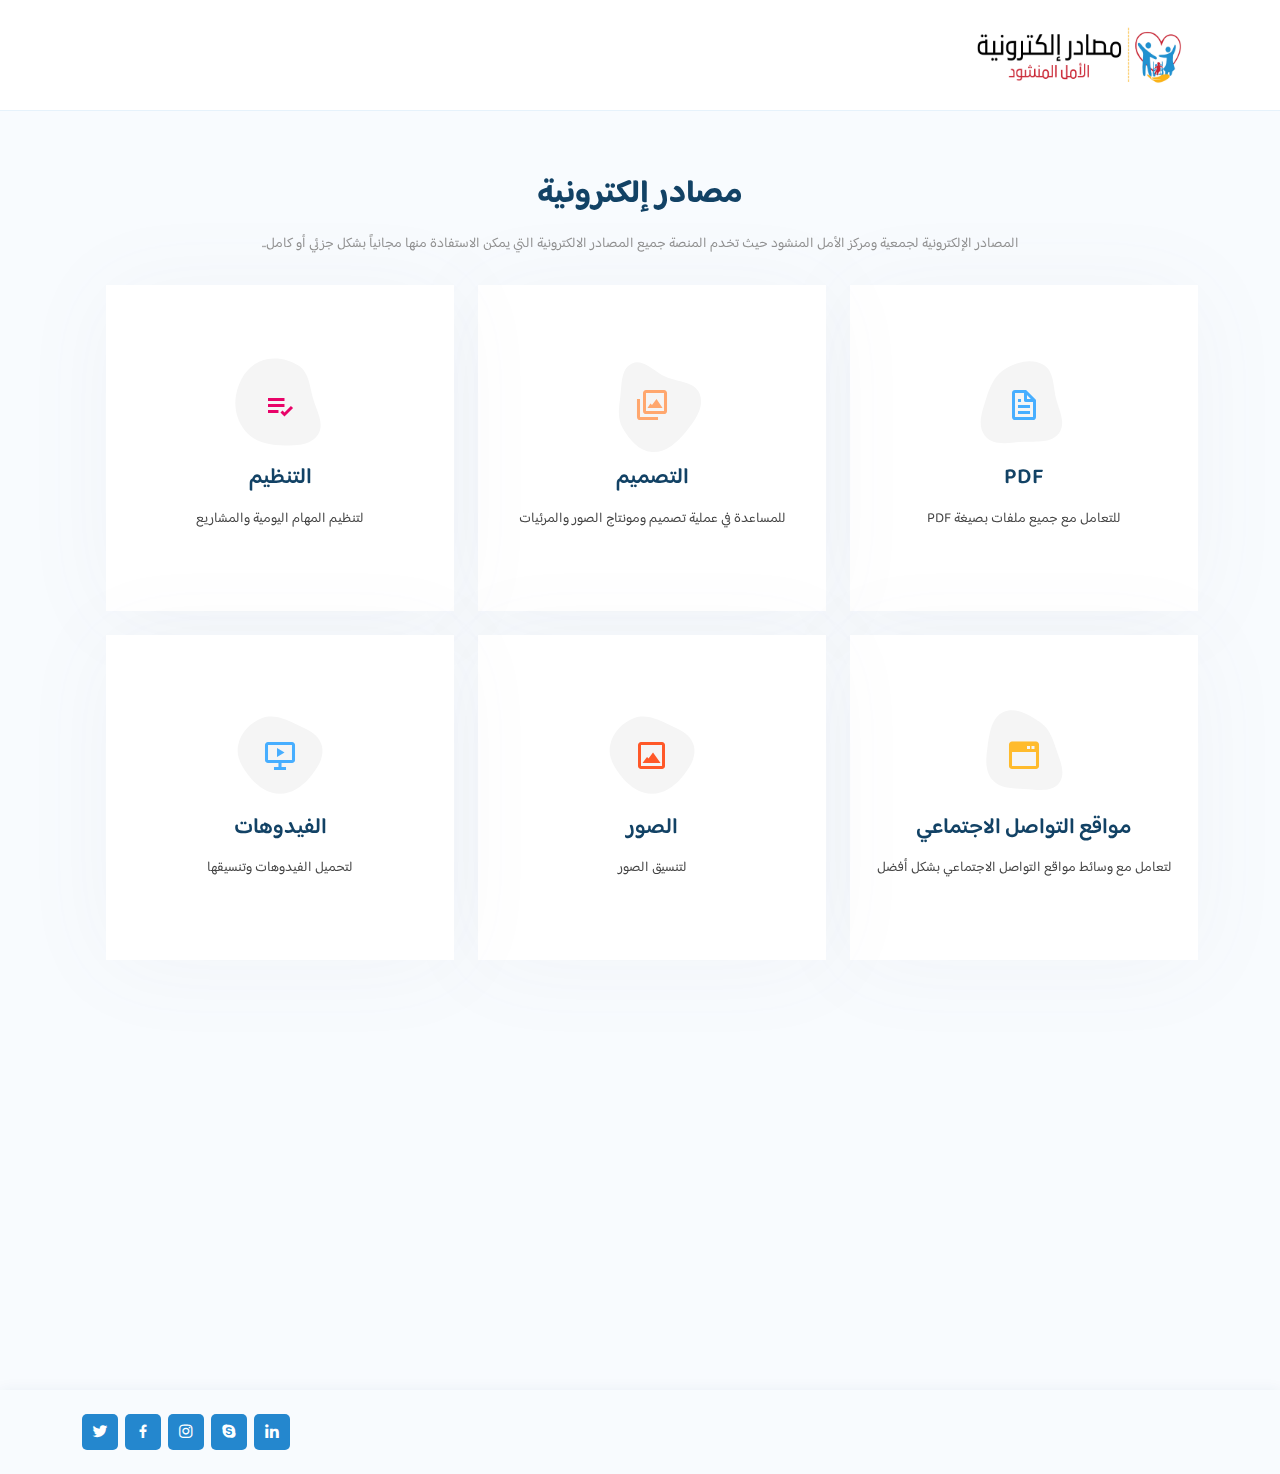
<file: index.html>
<!DOCTYPE html>
<html lang="ar" dir="rtl">
<!-- https://bootstrapmade.com/onepage-multipurpose-bootstrap-template/#download -->
<head>
  <meta charset="utf-8">
  <meta content="width=device-width, initial-scale=1.0" name="viewport">

  <title>الأمل المنشود | مصادر إلكترونية</title>
  <meta content="" name="description">
  <meta content="" name="keywords">

  <!-- Favicons -->
  <link href="assets/img/logo without background.png" rel="icon">
  <link href="assets/img/apple-touch-icon.png" rel="apple-touch-icon">

  <!-- Google Fonts -->
  <link rel="preconnect" href="https://fonts.googleapis.com">
  <link rel="preconnect" href="https://fonts.gstatic.com" crossorigin>
  <link href="https://fonts.googleapis.com/css2?family=Baloo+Bhaijaan+2&display=swap" rel="stylesheet">
  <!-- Vendor CSS Files -->
  <link href="assets/vendor/aos/aos.css" rel="stylesheet">
  <link href="assets/vendor/bootstrap/css/bootstrap.min.css" rel="stylesheet">
  <link href="assets/vendor/bootstrap-icons/bootstrap-icons.css" rel="stylesheet">
  <link href="assets/vendor/boxicons/css/boxicons.min.css" rel="stylesheet">
  <link href="assets/vendor/glightbox/css/glightbox.min.css" rel="stylesheet">
  <link href="assets/vendor/remixicon/remixicon.css" rel="stylesheet">
  <link href="assets/vendor/swiper/swiper-bundle.min.css" rel="stylesheet">
  

  <!-- Template Main CSS File -->
  <link href="assets/css/style.css" rel="stylesheet">

  <!-- =======================================================
  * Template Name: OnePage - v4.10.0
  * Template URL: https://bootstrapmade.com/onepage-multipurpose-bootstrap-template/
  * Author: BootstrapMade.com
  * License: https://bootstrapmade.com/license/
  ======================================================== -->
</head>

<body>

  <!-- ======= Header ======= -->
  <header id="header" class="fixed-top">
    <div class="container d-flex align-items-center justify-content-between">

      <a href="index.html" class="logo"><img src="assets/img/logo.png" alt="" class="img-fluid"></a>
    </div>
  </header><!-- End Header -->

  <main id="main">

 
    <!-- ======= Services Section ======= -->
    <section id="services" class="services section-bg" >
      <div class="container" data-aos="fade-up">

        <div class="section-title">
          <h2>مصادر إلكترونية</h2>
          <p>المصادر الإلكترونية لجمعية ومركز الأمل المنشود حيث تخدم المنصة جميع المصادر الالكترونية التي يمكن الاستفادة منها مجانياً بشكل جزئي أو كامل..</p>
        </div>

        <div class="row" style="width:100%;">
          <div class="col-lg-4 col-md-6 d-flex align-items-stretch" data-aos="zoom-in" data-aos-delay="100" >
            <a href="serPDF.html">
            <div class="icon-box iconbox-blue">
              <div class="icon">
                <svg width="100" height="100" viewBox="0 0 600 600" xmlns="https://www.svgrepo.com/svg/484943/pdf-file">
                  <path stroke="none" stroke-width="0" fill="#f5f5f5" d="M300,521.0016835830174C376.1290562159157,517.8887921683347,466.0731472004068,529.7835943286574,510.70327084640275,468.03025145048787C554.3714126377745,407.6079735673963,508.03601936045806,328.9844924480964,491.2728898941984,256.3432110539036C474.5976632858925,184.082847569629,479.9380746630129,96.60480741107993,416.23090153303,58.64404602377083C348.86323505073057,18.502131276798302,261.93793281208167,40.57373210992963,193.5410806939664,78.93577620505333C130.42746243093433,114.334589627462,98.30271207620316,179.96522072025542,76.75703585869454,249.04625023123273C51.97151888228291,328.5150500222984,13.704378332031375,421.85034740162234,66.52175969318436,486.19268352777647C119.04800174914682,550.1803526380478,217.28368757567262,524.383925680826,300,521.0016835830174"></path>
                </svg>
                <!-- <i class="bx bxl-dribbble"></i> -->
                <i class="bx bx-file"></i>
              </div>
              <h4><a href="">PDF</a></h4>
              <p>للتعامل مع جميع ملفات بصيغة PDF</p>
            </div>
            </a>
          </div>

          <div class="col-lg-4 col-md-6 d-flex align-items-stretch mt-4 mt-md-0" data-aos="zoom-in" data-aos-delay="200">
            <a href="serDes.html">
              <div class="icon-box iconbox-orange ">
                <div class="icon">
                  <svg width="100" height="100" viewBox="0 0 600 600" xmlns="http://www.w3.org/2000/svg">
                    <path stroke="none" stroke-width="0" fill="#f5f5f5" d="M300,582.0697525312426C382.5290701553225,586.8405444964366,449.9789794690241,525.3245884688669,502.5850820975895,461.55621195738473C556.606425686781,396.0723002908107,615.8543463187945,314.28637112970534,586.6730223649479,234.56875336149918C558.9533121215079,158.8439757836574,454.9685369536778,164.00468322053177,381.49747125262974,130.76875717737553C312.15926192815925,99.40240125094834,248.97055460311594,18.661163978235184,179.8680185752513,50.54337015887873C110.5421016452524,82.52863877960104,119.82277516462835,180.83849132639028,109.12597500060166,256.43424936330496C100.08760227029461,320.3096726198365,92.17705696193138,384.0621239912766,124.79988738764834,439.7174275375508C164.83382741302287,508.01625554203684,220.96474134820875,577.5009287672846,300,582.0697525312426"></path>
                  </svg>
                  <i class="bx bx-images"></i>
                </div>
                <h4><a href="">التصميم</a></h4>
                <p> للمساعدة في عملية تصميم ومونتاج الصور والمرئيات</p>
              </div>
            </a>
          </div>

          <div class="col-lg-4 col-md-6 d-flex align-items-stretch mt-4 mt-lg-0" data-aos="zoom-in" data-aos-delay="300">
            <a href="serOrg.html">
              <div class="icon-box iconbox-pink">
                <div class="icon">
                  <svg width="100" height="100" viewBox="0 0 600 600" xmlns="http://www.w3.org/2000/svg">
                    <path stroke="none" stroke-width="0" fill="#f5f5f5" d="M300,541.5067337569781C382.14930387511276,545.0595476570109,479.8736841581634,548.3450877840088,526.4010558755058,480.5488172755941C571.5218469581645,414.80211281144784,517.5187510058486,332.0715597781072,496.52539010469104,255.14436215662573C477.37192572678356,184.95920475031193,473.57363656557914,105.61284051026155,413.0603344069578,65.22779650032875C343.27470386102294,18.654635553484475,251.2091493199835,5.337323636656869,175.0934190732945,40.62881213300186C97.87086631185822,76.43348514350839,51.98124368387456,156.15599469081315,36.44837278890362,239.84606092416172C21.716077023791087,319.22268207091537,43.775223500013084,401.1760424656574,96.891909868211,461.97329694683043C147.22146801428983,519.5804099606455,223.5754009179313,538.201503339737,300,541.5067337569781"></path>
                  </svg>
                  <i class='bx bx-list-check'></i>
                </div>
                <h4><a href="">التنظيم</a></h4>
                <p>لتنظيم المهام اليومية والمشاريع</p>
              </div>
            </a>
          </div>

          <div class="col-lg-4 col-md-6 d-flex align-items-stretch mt-4" data-aos="zoom-in" data-aos-delay="100">
            <a href="serSoc.html">
              <div class="icon-box iconbox-yellow">
                <div class="icon">
                  <svg width="100" height="100" viewBox="0 0 600 600" xmlns="http://www.w3.org/2000/svg">
                    <path stroke="none" stroke-width="0" fill="#f5f5f5" d="M300,503.46388370962813C374.79870501325706,506.71871716319447,464.8034551963731,527.1746412648533,510.4981551193396,467.86667711651364C555.9287308511215,408.9015244558933,512.6030010748507,327.5744911775523,490.211057578863,256.5855673507754C471.097692560561,195.9906835881958,447.69079081568157,138.11976852964426,395.19560036434837,102.3242989838813C329.3053358748298,57.3949838291264,248.02791733380457,8.279543830951368,175.87071277845988,42.242879143198664C103.41431057327972,76.34704239035025,93.79494320519305,170.9812938413882,81.28167332365135,250.07896920659033C70.17666984294237,320.27484674793965,64.84698225790005,396.69656628748305,111.28512138212992,450.4950937839243C156.20124167950087,502.5303643271138,231.32542653798444,500.4755392045468,300,503.46388370962813"></path>
                  </svg>
                  <i class='bx bxs-window-alt'></i>              </div>
                <h4><a href="">مواقع التواصل الاجتماعي</a></h4>
                <p>لتعامل مع وسائط مواقع التواصل الاجتماعي بشكل أفضل</p>
              </div>
            </a>
          </div>

          <div class="col-lg-4 col-md-6 d-flex align-items-stretch mt-4" data-aos="zoom-in" data-aos-delay="200">
            <a href="serPic.html">
            <div class="icon-box iconbox-red">
              <div class="icon">
                <svg width="100" height="100" viewBox="0 0 600 600" xmlns="http://www.w3.org/2000/svg">
                  <path stroke="none" stroke-width="0" fill="#f5f5f5" d="M300,532.3542879108572C369.38199826031484,532.3153073249985,429.10787420159085,491.63046689027357,474.5244479745417,439.17860296908856C522.8885846962883,383.3225815378663,569.1668002868075,314.3205725914397,550.7432151929288,242.7694973846089C532.6665558377875,172.5657663291529,456.2379748765914,142.6223662098291,390.3689995646985,112.34683881706744C326.66090330228417,83.06452184765237,258.84405631176094,53.51806209861945,193.32584062364296,78.48882559362697C121.61183558270385,105.82097193414197,62.805066853699245,167.19869350419734,48.57481801355237,242.6138429142374C34.843463184063346,315.3850353017275,76.69343916112496,383.4422959591041,125.22947124332185,439.3748458443577C170.7312796277747,491.8107796887764,230.57421082200815,532.3932930995766,300,532.3542879108572"></path>
                </svg>
                <i class='bx bx-image-alt'></i>
              </div>
              <h4><a href="">الصور</a></h4>
              <p>لتنسيق الصور </p>
            </div>
            </a>
          </div>

          <div class="col-lg-4 col-md-6 d-flex align-items-stretch mt-4" data-aos="zoom-in" data-aos-delay="200">
            <a href="serVid.html">
            <div class="icon-box iconbox-blue">
              <div class="icon">
                <svg width="100" height="100" viewBox="0 0 600 600" xmlns="http://www.w3.org/2000/svg">
                  <path stroke="none" stroke-width="0" fill="#f5f5f5" d="M300,532.3542879108572C369.38199826031484,532.3153073249985,429.10787420159085,491.63046689027357,474.5244479745417,439.17860296908856C522.8885846962883,383.3225815378663,569.1668002868075,314.3205725914397,550.7432151929288,242.7694973846089C532.6665558377875,172.5657663291529,456.2379748765914,142.6223662098291,390.3689995646985,112.34683881706744C326.66090330228417,83.06452184765237,258.84405631176094,53.51806209861945,193.32584062364296,78.48882559362697C121.61183558270385,105.82097193414197,62.805066853699245,167.19869350419734,48.57481801355237,242.6138429142374C34.843463184063346,315.3850353017275,76.69343916112496,383.4422959591041,125.22947124332185,439.3748458443577C170.7312796277747,491.8107796887764,230.57421082200815,532.3932930995766,300,532.3542879108572"></path>
                </svg>
                <i class="bx bx-slideshow"></i>
              </div>
              <h4><a href="">الفيدوهات</a></h4>
              <p>لتحميل الفيدوهات وتنسيقها</p>
            </div>
            </a>
          </div>

          <div class="col-lg-4 col-md-6 d-flex align-items-stretch mt-4" data-aos="zoom-in" data-aos-delay="300">
            <div class="icon-box iconbox-teal">
              <a href="contactUs.html">
              <div class="icon">
                <svg width="100" height="100" viewBox="0 0 600 600" xmlns="http://www.w3.org/2000/svg">
                  <path stroke="none" stroke-width="0" fill="#f5f5f5" d="M300,566.797414625762C385.7384707136149,576.1784315230908,478.7894351017131,552.8928747891023,531.9192734346935,484.94944893311C584.6109503024035,417.5663521118492,582.489472248146,322.67544863468447,553.9536738515405,242.03673114598146C529.1557734026468,171.96086150256528,465.24506316201064,127.66468636344209,395.9583748389544,100.7403814666027C334.2173773831606,76.7482773500951,269.4350130405921,84.62216499799875,207.1952322260088,107.2889140133804C132.92018162631612,134.33871894543012,41.79353780512637,160.00259165414826,22.644507872594943,236.69541883565114C3.319112789854554,314.0945973066697,72.72355303640163,379.243833228382,124.04198916343866,440.3218312028393C172.9286146004772,498.5055451809895,224.45579914871206,558.5317968840102,300,566.797414625762"></path>
                </svg>
                <i class='bx bx-question-mark' ></i>
              </div>
              <h4>للأقتراح</h4>
            </a>
              <p>لإقتراح المزيد من المصادر التي يمكن الاستفادة منها..</p>
            </div>
          </div>

        </div>

      </div>
    </section><!-- End Sevices Section -->



  </main><!-- End #main -->

  <!-- ======= Footer ======= -->
  <footer id="footer">

    

    <div class="container d-md-flex py-4" dir="ltr">

      <!-- <div class="me-md-auto text-center text-md-start">
        <div class="copyright">
          &copy; Copyright <strong><span>OnePage</span></strong>. All Rights Reserved
        </div>
        <div class="credits">
          Designed by <a href="https://bootstrapmade.com/">BootstrapMade</a>
        </div>
      </div> -->
      <div class="social-links text-center text-md-right pt-3 pt-md-0" >
        <a href="#" class="twitter"><i class="bx bxl-twitter"></i></a>
        <a href="#" class="facebook"><i class="bx bxl-facebook"></i></a>
        <a href="#" class="instagram"><i class="bx bxl-instagram"></i></a>
        <a href="#" class="google-plus"><i class="bx bxl-skype"></i></a>
        <a href="#" class="linkedin"><i class="bx bxl-linkedin"></i></a>
      </div>
    </div>
  </footer><!-- End Footer -->

  <div id="preloader"></div>
  <a href="#" class="back-to-top d-flex align-items-center justify-content-center"><i class="bi bi-arrow-up-short"></i></a>

  <!-- Vendor JS Files -->
  <script src="assets/vendor/purecounter/purecounter_vanilla.js"></script>
  <script src="assets/vendor/aos/aos.js"></script>
  <script src="assets/vendor/bootstrap/js/bootstrap.bundle.min.js"></script>
  <script src="assets/vendor/glightbox/js/glightbox.min.js"></script>
  <script src="assets/vendor/isotope-layout/isotope.pkgd.min.js"></script>
  <script src="assets/vendor/swiper/swiper-bundle.min.js"></script>
  <script src="assets/vendor/php-email-form/validate.js"></script>
  <!--icons-->
  <!-- <script src="https://code.iconify.design/3/3.1.0/iconify.min.js"></script> -->

  <!-- Template Main JS File -->
  <script src="assets/js/main.js"></script>

</body>

</html>
</file>
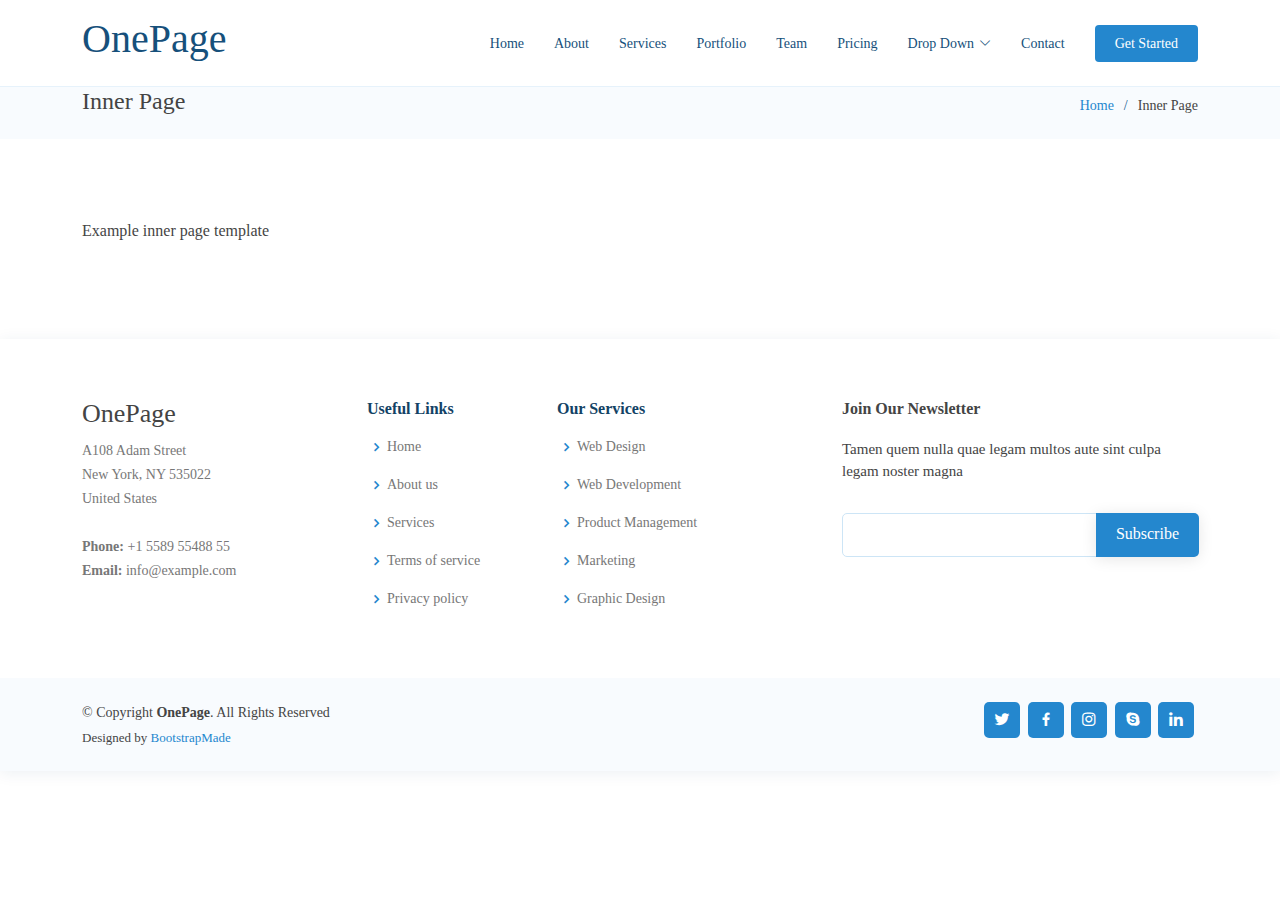
<file: inner-page.html>
<!DOCTYPE html>
<html lang="en">

<head>
  <meta charset="utf-8">
  <meta content="width=device-width, initial-scale=1.0" name="viewport">

  <title>Inner Page - OnePage Bootstrap Template</title>
  <meta content="" name="description">
  <meta content="" name="keywords">

  <!-- Favicons -->
  <link href="assets/img/favicon.png" rel="icon">
  <link href="assets/img/apple-touch-icon.png" rel="apple-touch-icon">

  <!-- Google Fonts -->
  <link href="https://fonts.googleapis.com/css?family=Open+Sans:300,300i,400,400i,600,600i,700,700i|Raleway:300,300i,400,400i,500,500i,600,600i,700,700i|Poppins:300,300i,400,400i,500,500i,600,600i,700,700i" rel="stylesheet">

  <!-- Vendor CSS Files -->
  <link href="assets/vendor/aos/aos.css" rel="stylesheet">
  <link href="assets/vendor/bootstrap/css/bootstrap.min.css" rel="stylesheet">
  <link href="assets/vendor/bootstrap-icons/bootstrap-icons.css" rel="stylesheet">
  <link href="assets/vendor/boxicons/css/boxicons.min.css" rel="stylesheet">
  <link href="assets/vendor/glightbox/css/glightbox.min.css" rel="stylesheet">
  <link href="assets/vendor/remixicon/remixicon.css" rel="stylesheet">
  <link href="assets/vendor/swiper/swiper-bundle.min.css" rel="stylesheet">

  <!-- Template Main CSS File -->
  <link href="assets/css/style.css" rel="stylesheet">

  <!-- =======================================================
  * Template Name: OnePage - v4.10.0
  * Template URL: https://bootstrapmade.com/onepage-multipurpose-bootstrap-template/
  * Author: BootstrapMade.com
  * License: https://bootstrapmade.com/license/
  ======================================================== -->
</head>

<body>

  <!-- ======= Header ======= -->
  <header id="header" class="fixed-top">
    <div class="container d-flex align-items-center justify-content-between">

      <h1 class="logo"><a href="index.html">OnePage</a></h1>
      <!-- Uncomment below if you prefer to use an image logo -->
      <!-- <a href="index.html" class="logo"><img src="assets/img/logo.png" alt="" class="img-fluid"></a>-->

      <nav id="navbar" class="navbar">
        <ul>
          <li><a class="nav-link scrollto " href="#hero">Home</a></li>
          <li><a class="nav-link scrollto" href="#about">About</a></li>
          <li><a class="nav-link scrollto" href="#services">Services</a></li>
          <li><a class="nav-link scrollto o" href="#portfolio">Portfolio</a></li>
          <li><a class="nav-link scrollto" href="#team">Team</a></li>
          <li><a class="nav-link scrollto" href="#pricing">Pricing</a></li>
          <li class="dropdown"><a href="#"><span>Drop Down</span> <i class="bi bi-chevron-down"></i></a>
            <ul>
              <li><a href="#">Drop Down 1</a></li>
              <li class="dropdown"><a href="#"><span>Deep Drop Down</span> <i class="bi bi-chevron-right"></i></a>
                <ul>
                  <li><a href="#">Deep Drop Down 1</a></li>
                  <li><a href="#">Deep Drop Down 2</a></li>
                  <li><a href="#">Deep Drop Down 3</a></li>
                  <li><a href="#">Deep Drop Down 4</a></li>
                  <li><a href="#">Deep Drop Down 5</a></li>
                </ul>
              </li>
              <li><a href="#">Drop Down 2</a></li>
              <li><a href="#">Drop Down 3</a></li>
              <li><a href="#">Drop Down 4</a></li>
            </ul>
          </li>
          <li><a class="nav-link scrollto" href="#contact">Contact</a></li>
          <li><a class="getstarted scrollto" href="#about">Get Started</a></li>
        </ul>
        <i class="bi bi-list mobile-nav-toggle"></i>
      </nav><!-- .navbar -->

    </div>
  </header><!-- End Header -->

  <main id="main">

    <!-- ======= Breadcrumbs ======= -->
    <section class="breadcrumbs">
      <div class="container">

        <div class="d-flex justify-content-between align-items-center">
          <h2>Inner Page</h2>
          <ol>
            <li><a href="index.html">Home</a></li>
            <li>Inner Page</li>
          </ol>
        </div>

      </div>
    </section><!-- End Breadcrumbs -->

    <section class="inner-page">
      <div class="container">
        <p>
          Example inner page template
        </p>
      </div>
    </section>

  </main><!-- End #main -->

  <!-- ======= Footer ======= -->
  <footer id="footer">

    <div class="footer-top">
      <div class="container">
        <div class="row">

          <div class="col-lg-3 col-md-6 footer-contact">
            <h3>OnePage</h3>
            <p>
              A108 Adam Street <br>
              New York, NY 535022<br>
              United States <br><br>
              <strong>Phone:</strong> +1 5589 55488 55<br>
              <strong>Email:</strong> info@example.com<br>
            </p>
          </div>

          <div class="col-lg-2 col-md-6 footer-links">
            <h4>Useful Links</h4>
            <ul>
              <li><i class="bx bx-chevron-right"></i> <a href="#">Home</a></li>
              <li><i class="bx bx-chevron-right"></i> <a href="#">About us</a></li>
              <li><i class="bx bx-chevron-right"></i> <a href="#">Services</a></li>
              <li><i class="bx bx-chevron-right"></i> <a href="#">Terms of service</a></li>
              <li><i class="bx bx-chevron-right"></i> <a href="#">Privacy policy</a></li>
            </ul>
          </div>

          <div class="col-lg-3 col-md-6 footer-links">
            <h4>Our Services</h4>
            <ul>
              <li><i class="bx bx-chevron-right"></i> <a href="#">Web Design</a></li>
              <li><i class="bx bx-chevron-right"></i> <a href="#">Web Development</a></li>
              <li><i class="bx bx-chevron-right"></i> <a href="#">Product Management</a></li>
              <li><i class="bx bx-chevron-right"></i> <a href="#">Marketing</a></li>
              <li><i class="bx bx-chevron-right"></i> <a href="#">Graphic Design</a></li>
            </ul>
          </div>

          <div class="col-lg-4 col-md-6 footer-newsletter">
            <h4>Join Our Newsletter</h4>
            <p>Tamen quem nulla quae legam multos aute sint culpa legam noster magna</p>
            <form action="" method="post">
              <input type="email" name="email"><input type="submit" value="Subscribe">
            </form>
          </div>

        </div>
      </div>
    </div>

    <div class="container d-md-flex py-4">

      <div class="me-md-auto text-center text-md-start">
        <div class="copyright">
          &copy; Copyright <strong><span>OnePage</span></strong>. All Rights Reserved
        </div>
        <div class="credits">
          <!-- All the links in the footer should remain intact. -->
          <!-- You can delete the links only if you purchased the pro version. -->
          <!-- Licensing information: https://bootstrapmade.com/license/ -->
          <!-- Purchase the pro version with working PHP/AJAX contact form: https://bootstrapmade.com/onepage-multipurpose-bootstrap-template/ -->
          Designed by <a href="https://bootstrapmade.com/">BootstrapMade</a>
        </div>
      </div>
      <div class="social-links text-center text-md-right pt-3 pt-md-0">
        <a href="#" class="twitter"><i class="bx bxl-twitter"></i></a>
        <a href="#" class="facebook"><i class="bx bxl-facebook"></i></a>
        <a href="#" class="instagram"><i class="bx bxl-instagram"></i></a>
        <a href="#" class="google-plus"><i class="bx bxl-skype"></i></a>
        <a href="#" class="linkedin"><i class="bx bxl-linkedin"></i></a>
      </div>
    </div>
  </footer><!-- End Footer -->

  <div id="preloader"></div>
  <a href="#" class="back-to-top d-flex align-items-center justify-content-center"><i class="bi bi-arrow-up-short"></i></a>

  <!-- Vendor JS Files -->
  <script src="assets/vendor/purecounter/purecounter_vanilla.js"></script>
  <script src="assets/vendor/aos/aos.js"></script>
  <script src="assets/vendor/bootstrap/js/bootstrap.bundle.min.js"></script>
  <script src="assets/vendor/glightbox/js/glightbox.min.js"></script>
  <script src="assets/vendor/isotope-layout/isotope.pkgd.min.js"></script>
  <script src="assets/vendor/swiper/swiper-bundle.min.js"></script>
  <script src="assets/vendor/php-email-form/validate.js"></script>

  <!-- Template Main JS File -->
  <script src="assets/js/main.js"></script>

</body>

</html>
</file>
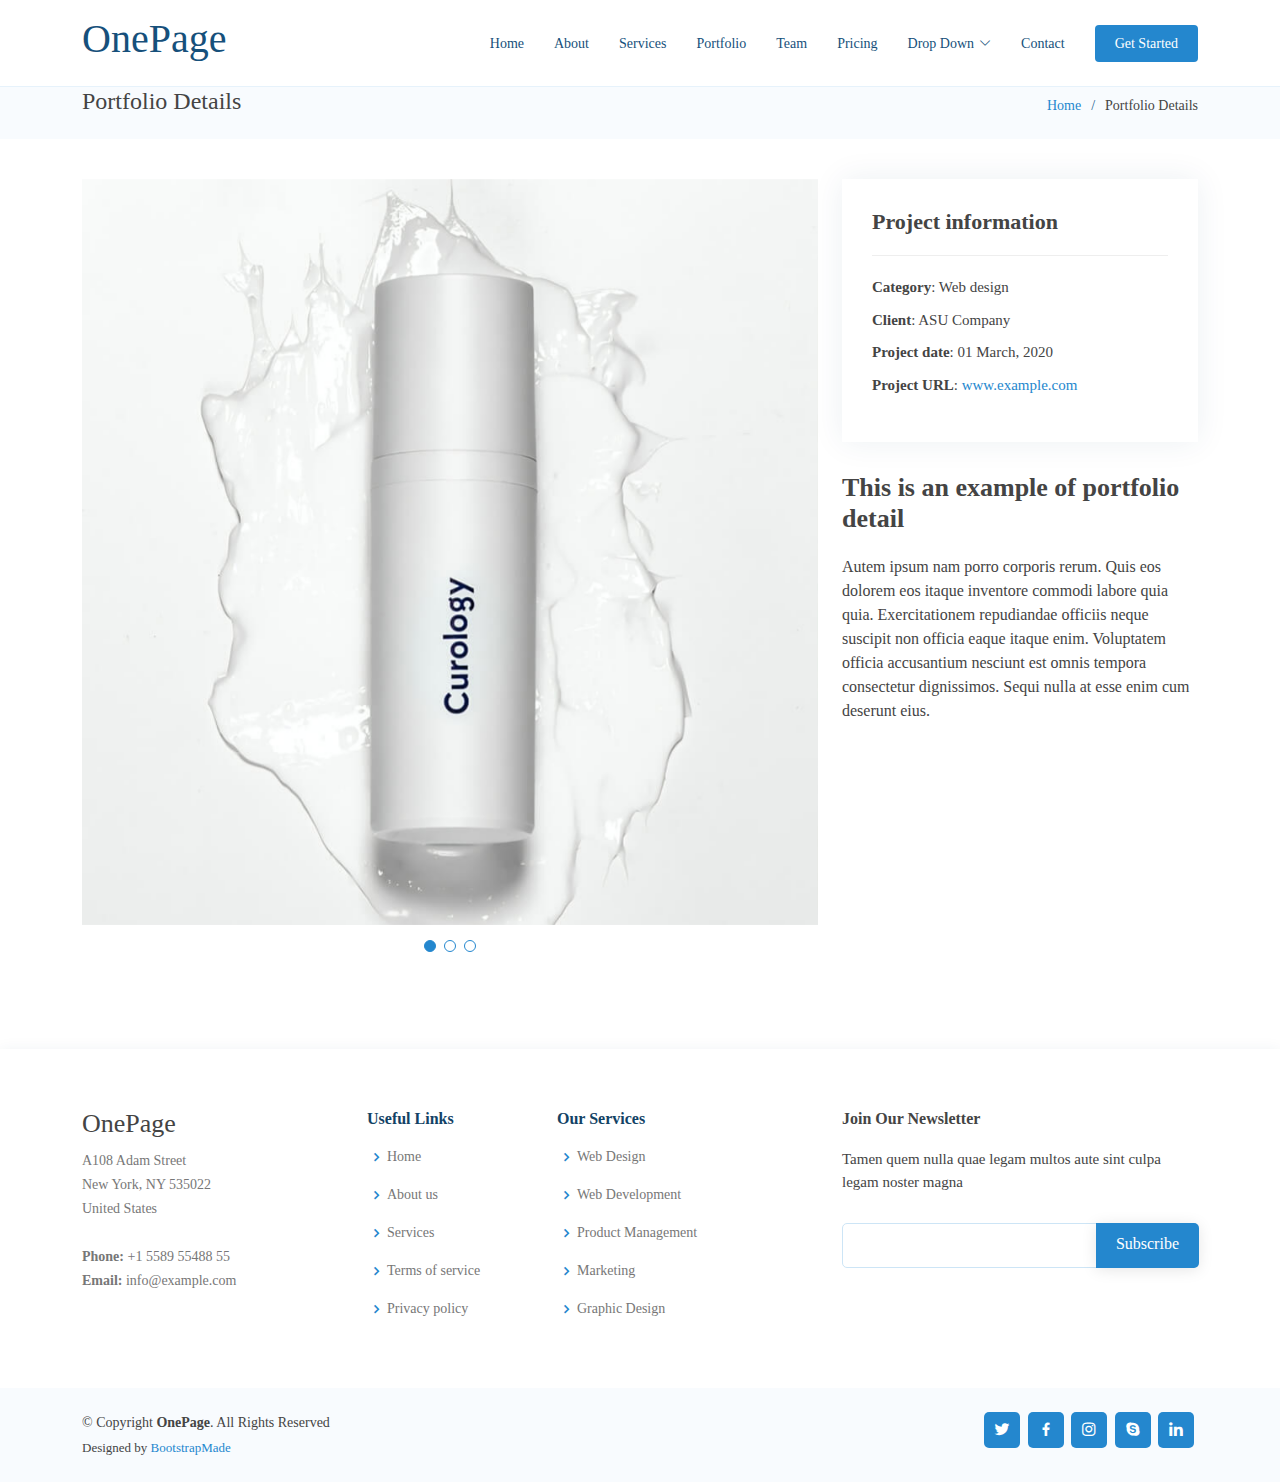
<file: portfolio-details.html>
<!DOCTYPE html>
<html lang="en">

<head>
  <meta charset="utf-8">
  <meta content="width=device-width, initial-scale=1.0" name="viewport">

  <title>Portfolio Details - OnePage Bootstrap Template</title>
  <meta content="" name="description">
  <meta content="" name="keywords">

  <!-- Favicons -->
  <link href="assets/img/favicon.png" rel="icon">
  <link href="assets/img/apple-touch-icon.png" rel="apple-touch-icon">

  <!-- Google Fonts -->
  <link href="https://fonts.googleapis.com/css?family=Open+Sans:300,300i,400,400i,600,600i,700,700i|Raleway:300,300i,400,400i,500,500i,600,600i,700,700i|Poppins:300,300i,400,400i,500,500i,600,600i,700,700i" rel="stylesheet">

  <!-- Vendor CSS Files -->
  <link href="assets/vendor/aos/aos.css" rel="stylesheet">
  <link href="assets/vendor/bootstrap/css/bootstrap.min.css" rel="stylesheet">
  <link href="assets/vendor/bootstrap-icons/bootstrap-icons.css" rel="stylesheet">
  <link href="assets/vendor/boxicons/css/boxicons.min.css" rel="stylesheet">
  <link href="assets/vendor/glightbox/css/glightbox.min.css" rel="stylesheet">
  <link href="assets/vendor/remixicon/remixicon.css" rel="stylesheet">
  <link href="assets/vendor/swiper/swiper-bundle.min.css" rel="stylesheet">

  <!-- Template Main CSS File -->
  <link href="assets/css/style.css" rel="stylesheet">

  <!-- =======================================================
  * Template Name: OnePage - v4.10.0
  * Template URL: https://bootstrapmade.com/onepage-multipurpose-bootstrap-template/
  * Author: BootstrapMade.com
  * License: https://bootstrapmade.com/license/
  ======================================================== -->
</head>

<body>

  <!-- ======= Header ======= -->
  <header id="header" class="fixed-top">
    <div class="container d-flex align-items-center justify-content-between">

      <h1 class="logo"><a href="index.html">OnePage</a></h1>
      <!-- Uncomment below if you prefer to use an image logo -->
      <!-- <a href="index.html" class="logo"><img src="assets/img/logo.png" alt="" class="img-fluid"></a>-->

      <nav id="navbar" class="navbar">
        <ul>
          <li><a class="nav-link scrollto " href="#hero">Home</a></li>
          <li><a class="nav-link scrollto" href="#about">About</a></li>
          <li><a class="nav-link scrollto" href="#services">Services</a></li>
          <li><a class="nav-link scrollto activeo" href="#portfolio">Portfolio</a></li>
          <li><a class="nav-link scrollto" href="#team">Team</a></li>
          <li><a class="nav-link scrollto" href="#pricing">Pricing</a></li>
          <li class="dropdown"><a href="#"><span>Drop Down</span> <i class="bi bi-chevron-down"></i></a>
            <ul>
              <li><a href="#">Drop Down 1</a></li>
              <li class="dropdown"><a href="#"><span>Deep Drop Down</span> <i class="bi bi-chevron-right"></i></a>
                <ul>
                  <li><a href="#">Deep Drop Down 1</a></li>
                  <li><a href="#">Deep Drop Down 2</a></li>
                  <li><a href="#">Deep Drop Down 3</a></li>
                  <li><a href="#">Deep Drop Down 4</a></li>
                  <li><a href="#">Deep Drop Down 5</a></li>
                </ul>
              </li>
              <li><a href="#">Drop Down 2</a></li>
              <li><a href="#">Drop Down 3</a></li>
              <li><a href="#">Drop Down 4</a></li>
            </ul>
          </li>
          <li><a class="nav-link scrollto" href="#contact">Contact</a></li>
          <li><a class="getstarted scrollto" href="#about">Get Started</a></li>
        </ul>
        <i class="bi bi-list mobile-nav-toggle"></i>
      </nav><!-- .navbar -->

    </div>
  </header><!-- End Header -->

  <main id="main">

    <!-- ======= Breadcrumbs ======= -->
    <section id="breadcrumbs" class="breadcrumbs">
      <div class="container">

        <div class="d-flex justify-content-between align-items-center">
          <h2>Portfolio Details</h2>
          <ol>
            <li><a href="index.html">Home</a></li>
            <li>Portfolio Details</li>
          </ol>
        </div>

      </div>
    </section><!-- End Breadcrumbs -->

    <!-- ======= Portfolio Details Section ======= -->
    <section id="portfolio-details" class="portfolio-details">
      <div class="container">

        <div class="row gy-4">

          <div class="col-lg-8">
            <div class="portfolio-details-slider swiper">
              <div class="swiper-wrapper align-items-center">

                <div class="swiper-slide">
                  <img src="assets/img/portfolio/portfolio-1.jpg" alt="">
                </div>

                <div class="swiper-slide">
                  <img src="assets/img/portfolio/portfolio-2.jpg" alt="">
                </div>

                <div class="swiper-slide">
                  <img src="assets/img/portfolio/portfolio-3.jpg" alt="">
                </div>

              </div>
              <div class="swiper-pagination"></div>
            </div>
          </div>

          <div class="col-lg-4">
            <div class="portfolio-info">
              <h3>Project information</h3>
              <ul>
                <li><strong>Category</strong>: Web design</li>
                <li><strong>Client</strong>: ASU Company</li>
                <li><strong>Project date</strong>: 01 March, 2020</li>
                <li><strong>Project URL</strong>: <a href="#">www.example.com</a></li>
              </ul>
            </div>
            <div class="portfolio-description">
              <h2>This is an example of portfolio detail</h2>
              <p>
                Autem ipsum nam porro corporis rerum. Quis eos dolorem eos itaque inventore commodi labore quia quia. Exercitationem repudiandae officiis neque suscipit non officia eaque itaque enim. Voluptatem officia accusantium nesciunt est omnis tempora consectetur dignissimos. Sequi nulla at esse enim cum deserunt eius.
              </p>
            </div>
          </div>

        </div>

      </div>
    </section><!-- End Portfolio Details Section -->

  </main><!-- End #main -->

  <!-- ======= Footer ======= -->
  <footer id="footer">

    <div class="footer-top">
      <div class="container">
        <div class="row">

          <div class="col-lg-3 col-md-6 footer-contact">
            <h3>OnePage</h3>
            <p>
              A108 Adam Street <br>
              New York, NY 535022<br>
              United States <br><br>
              <strong>Phone:</strong> +1 5589 55488 55<br>
              <strong>Email:</strong> info@example.com<br>
            </p>
          </div>

          <div class="col-lg-2 col-md-6 footer-links">
            <h4>Useful Links</h4>
            <ul>
              <li><i class="bx bx-chevron-right"></i> <a href="#">Home</a></li>
              <li><i class="bx bx-chevron-right"></i> <a href="#">About us</a></li>
              <li><i class="bx bx-chevron-right"></i> <a href="#">Services</a></li>
              <li><i class="bx bx-chevron-right"></i> <a href="#">Terms of service</a></li>
              <li><i class="bx bx-chevron-right"></i> <a href="#">Privacy policy</a></li>
            </ul>
          </div>

          <div class="col-lg-3 col-md-6 footer-links">
            <h4>Our Services</h4>
            <ul>
              <li><i class="bx bx-chevron-right"></i> <a href="#">Web Design</a></li>
              <li><i class="bx bx-chevron-right"></i> <a href="#">Web Development</a></li>
              <li><i class="bx bx-chevron-right"></i> <a href="#">Product Management</a></li>
              <li><i class="bx bx-chevron-right"></i> <a href="#">Marketing</a></li>
              <li><i class="bx bx-chevron-right"></i> <a href="#">Graphic Design</a></li>
            </ul>
          </div>

          <div class="col-lg-4 col-md-6 footer-newsletter">
            <h4>Join Our Newsletter</h4>
            <p>Tamen quem nulla quae legam multos aute sint culpa legam noster magna</p>
            <form action="" method="post">
              <input type="email" name="email"><input type="submit" value="Subscribe">
            </form>
          </div>

        </div>
      </div>
    </div>

    <div class="container d-md-flex py-4">

      <div class="me-md-auto text-center text-md-start">
        <div class="copyright">
          &copy; Copyright <strong><span>OnePage</span></strong>. All Rights Reserved
        </div>
        <div class="credits">
          <!-- All the links in the footer should remain intact. -->
          <!-- You can delete the links only if you purchased the pro version. -->
          <!-- Licensing information: https://bootstrapmade.com/license/ -->
          <!-- Purchase the pro version with working PHP/AJAX contact form: https://bootstrapmade.com/onepage-multipurpose-bootstrap-template/ -->
          Designed by <a href="https://bootstrapmade.com/">BootstrapMade</a>
        </div>
      </div>
      <div class="social-links text-center text-md-right pt-3 pt-md-0">
        <a href="#" class="twitter"><i class="bx bxl-twitter"></i></a>
        <a href="#" class="facebook"><i class="bx bxl-facebook"></i></a>
        <a href="#" class="instagram"><i class="bx bxl-instagram"></i></a>
        <a href="#" class="google-plus"><i class="bx bxl-skype"></i></a>
        <a href="#" class="linkedin"><i class="bx bxl-linkedin"></i></a>
      </div>
    </div>
  </footer><!-- End Footer -->

  <div id="preloader"></div>
  <a href="#" class="back-to-top d-flex align-items-center justify-content-center"><i class="bi bi-arrow-up-short"></i></a>

  <!-- Vendor JS Files -->
  <script src="assets/vendor/purecounter/purecounter_vanilla.js"></script>
  <script src="assets/vendor/aos/aos.js"></script>
  <script src="assets/vendor/bootstrap/js/bootstrap.bundle.min.js"></script>
  <script src="assets/vendor/glightbox/js/glightbox.min.js"></script>
  <script src="assets/vendor/isotope-layout/isotope.pkgd.min.js"></script>
  <script src="assets/vendor/swiper/swiper-bundle.min.js"></script>
  <script src="assets/vendor/php-email-form/validate.js"></script>

  <!-- Template Main JS File -->
  <script src="assets/js/main.js"></script>

</body>

</html>
</file>
<file: assets/css/style.css>
/**
* Template Name: OnePage - v4.10.0
* Template URL: https://bootstrapmade.com/onepage-multipurpose-bootstrap-template/
* Author: BootstrapMade.com
* License: https://bootstrapmade.com/license/
*/

/*--------------------------------------------------------------
# General
--------------------------------------------------------------*/
body {
  font-family: 'Baloo Bhaijaan 2', cursive;
  color: #444444;
}

a {
  color: #2487ce;
  text-decoration: none;
}

a:hover {
  color: #469fdf;
  text-decoration: none;
}

h1,
h2,
h3,
h4,
h5,
h6 {
  font-family: 'Baloo Bhaijaan 2', cursive;
}

/*--------------------------------------------------------------
# Back to top button
--------------------------------------------------------------*/
.back-to-top {
  position: fixed;
  visibility: hidden;
  opacity: 0;
  right: 15px;
  bottom: 15px;
  z-index: 996;
  background: #2487ce;
  width: 40px;
  height: 40px;
  border-radius: 4px;
  transition: all 0.4s;
}

.back-to-top i {
  font-size: 28px;
  color: #fff;
  line-height: 0;
}

.back-to-top:hover {
  background: #3e9bdd;
  color: #fff;
}

.back-to-top.active {
  visibility: visible;
  opacity: 1;
}
.bg-dark{
  background-color: #111;
}
.bg-dark-blue{
  background-color: #4a7595;
}
.white{
  color: #fff;
}
/*--------------------------------------------------------------
# Boxes
--------------------------------------------------------------*/
.box-1{
  width:33%
}
/*--------------------------------------------------------------
# Preloader
--------------------------------------------------------------*/
#preloader {
  position: fixed;
  top: 0;
  left: 0;
  right: 0;
  bottom: 0;
  z-index: 9999;
  overflow: hidden;
  background: #fff;
}

#preloader:before {
  content: "";
  position: fixed;
  top: calc(50% - 30px);
  left: calc(50% - 30px);
  border: 6px solid #2487ce;
  border-top-color: #fff;
  border-bottom-color: #fff;
  border-radius: 50%;
  width: 60px;
  height: 60px;
  -webkit-animation: animate-preloader 1s linear infinite;
  animation: animate-preloader 1s linear infinite;
}

@-webkit-keyframes animate-preloader {
  0% {
    transform: rotate(0deg);
  }

  100% {
    transform: rotate(360deg);
  }
}

@keyframes animate-preloader {
  0% {
    transform: rotate(0deg);
  }

  100% {
    transform: rotate(360deg);
  }
}

/*--------------------------------------------------------------
# Disable aos animation delay on mobile devices
--------------------------------------------------------------*/
@media screen and (max-width: 768px) {
  [data-aos-delay] {
    transition-delay: 0 !important;
  }
}

/*--------------------------------------------------------------
# Header
--------------------------------------------------------------*/
#header {
  transition: all 0.5s;
  background: #fff;
  z-index: 997;
  padding: 15px 0;
  border-bottom: 1px solid #e6f2fb;
}

#header.header-scrolled {
  border-color: #fff;
  box-shadow: 0px 2px 15px rgba(18, 66, 101, 0.08);
}

#header .logo {
  width: 17em;
  height: auto;

}

#header .logo a {
  color: #16507b;
}

#header .logo img {
  width: 15em;
  height: 5em;
  /* max-height: 40px; */
}

@media (max-width: 992px) {
  #header .logo {
    font-size: 28px;
  }
}

/*--------------------------------------------------------------
# Navigation Menu
--------------------------------------------------------------*/
/**
* Desktop Navigation 
*/
.navbar {
  padding: 0;
}

.navbar ul {
  margin: 0;
  padding: 0;
  display: flex;
  list-style: none;
  align-items: center;
}

.navbar li {
  position: relative;
}

.navbar a,
.navbar a:focus {
  display: flex;
  align-items: center;
  justify-content: space-between;
  padding: 10px 0 10px 30px;
  font-size: 14px;
  color: #16507b;
  white-space: nowrap;
  transition: 0.3s;
}

.navbar a i,
.navbar a:focus i {
  font-size: 12px;
  line-height: 0;
  margin-left: 5px;
}

.navbar a:hover,
.navbar .active,
.navbar .active:focus,
.navbar li:hover>a {
  color: #2487ce;
}

.navbar .getstarted,
.navbar .getstarted:focus {
  background: #2487ce;
  padding: 8px 20px;
  margin-left: 30px;
  border-radius: 4px;
  color: #fff;
}

.navbar .getstarted:hover,
.navbar .getstarted:focus:hover {
  color: #fff;
  background: #3194db;
}

.navbar .dropdown ul {
  display: block;
  position: absolute;
  left: 14px;
  top: calc(100% + 30px);
  margin: 0;
  padding: 10px 0;
  z-index: 99;
  opacity: 0;
  visibility: hidden;
  background: #fff;
  box-shadow: 0px 0px 30px rgba(127, 137, 161, 0.25);
  transition: 0.3s;
  border-radius: 4px;
}

.navbar .dropdown ul li {
  min-width: 200px;
}

.navbar .dropdown ul a {
  padding: 10px 20px;
  text-transform: none;
}

.navbar .dropdown ul a i {
  font-size: 12px;
}

.navbar .dropdown ul a:hover,
.navbar .dropdown ul .active:hover,
.navbar .dropdown ul li:hover>a {
  color: #2487ce;
}

.navbar .dropdown:hover>ul {
  opacity: 1;
  top: 100%;
  visibility: visible;
}

.navbar .dropdown .dropdown ul {
  top: 0;
  left: calc(100% - 30px);
  visibility: hidden;
}

.navbar .dropdown .dropdown:hover>ul {
  opacity: 1;
  top: 0;
  left: 100%;
  visibility: visible;
}

@media (max-width: 1366px) {
  .navbar .dropdown .dropdown ul {
    left: -90%;
  }

  .navbar .dropdown .dropdown:hover>ul {
    left: -100%;
  }
}

/**
* Mobile Navigation 
*/
.mobile-nav-toggle {
  color: #124265;
  font-size: 28px;
  cursor: pointer;
  display: none;
  line-height: 0;
  transition: 0.5s;
}

.mobile-nav-toggle.bi-x {
  color: #fff;
}

@media (max-width: 991px) {
  .mobile-nav-toggle {
    display: block;
  }

  .navbar ul {
    display: none;
  }
}

.navbar-mobile {
  position: fixed;
  overflow: hidden;
  top: 0;
  right: 0;
  left: 0;
  bottom: 0;
  background: rgba(10, 38, 58, 0.9);
  transition: 0.3s;
  z-index: 999;
}

.navbar-mobile .mobile-nav-toggle {
  position: absolute;
  top: 15px;
  right: 15px;
}

.navbar-mobile ul {
  display: block;
  position: absolute;
  top: 55px;
  right: 15px;
  bottom: 15px;
  left: 15px;
  padding: 10px 0;
  background-color: #fff;
  overflow-y: auto;
  transition: 0.3s;
}

.navbar-mobile a,
.navbar-mobile a:focus {
  padding: 10px 20px;
  font-size: 15px;
  color: #124265;
}

.navbar-mobile a:hover,
.navbar-mobile .active,
.navbar-mobile li:hover>a {
  color: #2487ce;
}

.navbar-mobile .getstarted,
.navbar-mobile .getstarted:focus {
  margin: 15px;
}

.navbar-mobile .dropdown ul {
  position: static;
  display: none;
  margin: 10px 20px;
  padding: 10px 0;
  z-index: 99;
  opacity: 1;
  visibility: visible;
  background: #fff;
  box-shadow: 0px 0px 30px rgba(127, 137, 161, 0.25);
}

.navbar-mobile .dropdown ul li {
  min-width: 200px;
}

.navbar-mobile .dropdown ul a {
  padding: 10px 20px;
}

.navbar-mobile .dropdown ul a i {
  font-size: 12px;
}

.navbar-mobile .dropdown ul a:hover,
.navbar-mobile .dropdown ul .active:hover,
.navbar-mobile .dropdown ul li:hover>a {
  color: #2487ce;
}

.navbar-mobile .dropdown>.dropdown-active {
  display: block;
}

/*--------------------------------------------------------------
# Hero Section
--------------------------------------------------------------*/
#hero {
  width: 100%;
  height: 100vh;
  position: relative;
  background: url("../img/hero-bg.jpg") top center;
  background-size: cover;
  position: relative;
  
}

#hero:before {
  content: "";
  background: rgba(255, 255, 255, 0.8);
  position: absolute;
  bottom: 0;
  top: 0;
  left: 0;
  right: 0;
}

#hero .container {
  padding-top: 80px;
}

#hero h1 {
  margin: 0;
  font-size: 56px;
  font-weight: 700;
  line-height: 72px;
  color: #124265;
  font-family: 'Baloo Bhaijaan 2', cursive;
}

#hero h2 {
  color: #5e5e5e;
  margin: 10px 0 0 0;
  font-size: 22px;
}

#hero .btn-get-started {
  font-family: 'Baloo Bhaijaan 2', cursive;
  font-weight: 500;
  font-size: 14px;
  letter-spacing: 0.5px;
  display: inline-block;
  padding: 14px 50px;
  border-radius: 5px;
  transition: 0.5s;
  margin-top: 30px;
  color: #fff;
  background: #2487ce;
}

#hero .btn-get-started:hover {
  background: #3194db;
}

#hero .icon-boxes {
  margin-top: 100px;
}

#hero .icon-box {
  padding: 30px 30px 90px 50px;
  height: 2em;
  box-sizing: content-box;width: 25em;
  display:inline-flex;
  overflow: hidden;
  background: #fff;
  box-shadow: 0 0 29px 0 rgba(18, 66, 101, 0.08);
  transition: all 0.3s ease-in-out;
  border-radius: 8px;
  z-index: 1;

}

#hero .icon-box .title {
  font-weight: 700;
  margin: 1em 1em;
  font-size: 1.5em;
}

#hero .icon-box .title a {
  color: #124265;
  transition: 0.3s;
}

#hero .icon-box .description {
  font-size: 15px;
  line-height: 28px;
  margin-bottom: 0;
}

#hero .icon-box .icon {
  margin-bottom: 20px;
  padding-top: 10px;
  display: inline-block;
  transition: all 0.3s ease-in-out;
  font-size: 36px;
  line-height: 1;
  color: #2487ce;
}

#hero .icon-box:hover {
  transform: scale(1.08);
}
#hero  .width-50{
  width: 50%;
}
#hero .icon-box .icone-size{
  height: 2em; width: 2em;
  margin-bottom: 0.6em;
}
#hero .icon-box:hover .title a {
  color: #2487ce;
}

@media (min-width: 1024px) {
  #hero {
    background-attachment: fixed;
  }
}

@media (max-height: 800px) {
  #hero {
    height: auto;
  }
}

@media (max-width: 992px) {
  #hero {
    height: auto;
  }

  #hero h1 {
    font-size: 28px;
    line-height: 36px;
  }

  #hero h2 {
    font-size: 18px;
    line-height: 24px;
  }
}

/*--------------------------------------------------------------
# Sections General
--------------------------------------------------------------*/
section {
  padding: 80px 0;
  overflow: hidden;
}

.section-bg {
  background-color: #f8fbfe;
}

.section-title {
  margin-top: 6em;
  text-align: center;
  padding-bottom: 30px;
}

.section-title h2 {
  font-size: 32px;
  font-weight: bold;
  text-transform: uppercase;
  margin-bottom: 20px;
  padding-bottom: 0;
  color: #124265;
}

.section-title p {
  margin-bottom: 0;
  font-size: 14px;
  color: #919191;
}

/*--------------------------------------------------------------
# About
--------------------------------------------------------------*/
.about .content h3 {
  font-weight: 600;
  font-size: 26px;
}

.about .content ul {
  list-style: none;
  padding: 0;
}

.about .content ul li {
  padding-left: 28px;
  position: relative;
}

.about .content ul li+li {
  margin-top: 10px;
}

.about .content ul i {
  position: absolute;
  left: 0;
  top: 2px;
  font-size: 20px;
  color: #2487ce;
  line-height: 1;
}

.about .content p:last-child {
  margin-bottom: 0;
}

.about .content .btn-learn-more {
  font-family: 'Baloo Bhaijaan 2', cursive;
  font-weight: 600;
  font-size: 14px;
  letter-spacing: 1px;
  display: inline-block;
  padding: 12px 32px;
  border-radius: 5px;
  transition: 0.3s;
  line-height: 1;
  color: #2487ce;
  -webkit-animation-delay: 0.8s;
  animation-delay: 0.8s;
  margin-top: 6px;
  border: 2px solid #2487ce;
}

.about .content .btn-learn-more:hover {
  background: #2487ce;
  color: #fff;
  text-decoration: none;
}

/*--------------------------------------------------------------
# Counts
--------------------------------------------------------------*/
.counts {
  padding: 60px 0;
}

.counts .count-box {
  width: 100%;
  text-align: center;
}

.counts .count-box span {
  font-size: 48px;
  line-height: 48px;
  display: block;
  font-weight: 700;
  color: #124265;
  margin-left: 80px;
  margin: auto;
}

.counts .count-box p {
  padding: 8px 0 0 0;
  font-family: 'Baloo Bhaijaan 2', cursive;
  font-weight: 600;
  font-size: 14px;
  color: #1e6ca6;
}

/*--------------------------------------------------------------
# About Video
--------------------------------------------------------------*/
.about-video .content {
  font-size: 15px;
}

.about-video .content h3 {
  font-weight: 700;
  font-size: 24px;
  color: #124265;
}

.about-video .content ul {
  list-style: none;
  padding: 0;
}

.about-video .content ul li {
  padding-bottom: 10px;
  padding-left: 28px;
  position: relative;
}

.about-video .content ul i {
  font-size: 24px;
  color: #2487ce;
  position: absolute;
  left: 0;
  top: -2px;
}

.about-video .content p:last-child {
  margin-bottom: 0;
}

.about-video .play-btn {
  width: 94px;
  height: 94px;
  background: radial-gradient(#2487ce 50%, rgba(36, 135, 206, 0.4) 52%);
  border-radius: 50%;
  display: block;
  position: absolute;
  left: calc(50% - 47px);
  top: calc(50% - 47px);
  overflow: hidden;
}

.about-video .play-btn::after {
  content: "";
  position: absolute;
  left: 50%;
  top: 50%;
  transform: translateX(-40%) translateY(-50%);
  width: 0;
  height: 0;
  border-top: 10px solid transparent;
  border-bottom: 10px solid transparent;
  border-left: 15px solid #fff;
  z-index: 100;
  transition: all 400ms cubic-bezier(0.55, 0.055, 0.675, 0.19);
}

.about-video .play-btn::before {
  content: "";
  position: absolute;
  width: 120px;
  height: 120px;
  -webkit-animation-delay: 0s;
  animation-delay: 0s;
  -webkit-animation: pulsate-btn 2s;
  animation: pulsate-btn 2s;
  -webkit-animation-direction: forwards;
  animation-direction: forwards;
  -webkit-animation-iteration-count: infinite;
  animation-iteration-count: infinite;
  -webkit-animation-timing-function: steps;
  animation-timing-function: steps;
  opacity: 1;
  border-radius: 50%;
  border: 5px solid rgba(36, 135, 206, 0.7);
  top: -15%;
  left: -15%;
  background: rgba(198, 16, 0, 0);
}

.about-video .play-btn:hover::after {
  border-left: 15px solid #2487ce;
  transform: scale(20);
}

.about-video .play-btn:hover::before {
  content: "";
  position: absolute;
  left: 50%;
  top: 50%;
  transform: translateX(-40%) translateY(-50%);
  width: 0;
  height: 0;
  border: none;
  border-top: 10px solid transparent;
  border-bottom: 10px solid transparent;
  border-left: 15px solid #fff;
  z-index: 200;
  -webkit-animation: none;
  animation: none;
  border-radius: 0;
}

@-webkit-keyframes pulsate-btn {
  0% {
    transform: scale(0.6, 0.6);
    opacity: 1;
  }

  100% {
    transform: scale(1, 1);
    opacity: 0;
  }
}

@keyframes pulsate-btn {
  0% {
    transform: scale(0.6, 0.6);
    opacity: 1;
  }

  100% {
    transform: scale(1, 1);
    opacity: 0;
  }
}

/*--------------------------------------------------------------
# Clients
--------------------------------------------------------------*/
.clients {
  padding: 15px 0;
  text-align: center;
}

.clients img {
  max-width: 45%;
  transition: all 0.4s ease-in-out;
  display: inline-block;
  padding: 15px 0;
  filter: grayscale(100);
}

.clients img:hover {
  filter: none;
  transform: scale(1.15);
}

@media (max-width: 768px) {
  .clients img {
    max-width: 40%;
  }
}

/*--------------------------------------------------------------
# Testimonials
--------------------------------------------------------------*/
.testimonials .testimonials-carousel,
.testimonials .testimonials-slider {
  overflow: hidden;
}

.testimonials .testimonial-item {
  box-sizing: content-box;
  text-align: center;
  min-height: 320px;
}

.testimonials .testimonial-item .testimonial-img {
  width: 90px;
  border-radius: 50%;
  margin: 0 auto;
}

.testimonials .testimonial-item h3 {
  font-size: 18px;
  font-weight: bold;
  margin: 10px 0 5px 0;
  color: #111;
}

.testimonials .testimonial-item h4 {
  font-size: 14px;
  color: #999;
  margin: 0;
}

.testimonials .testimonial-item .quote-icon-left,
.testimonials .testimonial-item .quote-icon-right {
  color: #c9e3f5;
  font-size: 26px;
}

.testimonials .testimonial-item .quote-icon-left {
  display: inline-block;
  left: -5px;
  position: relative;
}

.testimonials .testimonial-item .quote-icon-right {
  display: inline-block;
  right: -5px;
  position: relative;
  top: 10px;
}

.testimonials .testimonial-item p {
  font-style: italic;
  margin: 0 15px 15px 15px;
  padding: 20px;
  background: #f3f9fd;
  position: relative;
  margin-bottom: 35px;
  border-radius: 6px;
}

.testimonials .testimonial-item p::after {
  content: "";
  width: 0;
  height: 0;
  border-top: 20px solid #f3f9fd;
  border-right: 20px solid transparent;
  border-left: 20px solid transparent;
  position: absolute;
  bottom: -20px;
  left: calc(50% - 20px);
}

.testimonials .swiper-pagination {
  margin-top: 20px;
  position: relative;
}

.testimonials .swiper-pagination .swiper-pagination-bullet {
  width: 12px;
  height: 12px;
  background-color: #fff;
  opacity: 1;
  border: 1px solid #2487ce;
}

.testimonials .swiper-pagination .swiper-pagination-bullet-active {
  background-color: #2487ce;
}

/*--------------------------------------------------------------
# Services
--------------------------------------------------------------*/
.services .icon-box {
  width:100%;
  text-align: center;
  padding: 70px 20px 80px 20px;
  transition: all ease-in-out 0.3s;
  background: #fff;
  box-shadow: 0px 5px 90px 0px rgba(110, 123, 131, 0.05);
}

.services .icon-box .icon {
  margin: 0 auto;
  width: 100px;
  height: 100px;
  display: flex;
  align-items: center;
  justify-content: center;
  transition: ease-in-out 0.3s;
  position: relative;
}

.services .icon-box .icon i {
  font-size: 36px;
  transition: 0.5s;
  position: relative;
}

.services .icon-box .icon svg {
  position: absolute;
  top: 0;
  left: 0;
}

.services .icon-box .icon svg path {
  transition: 0.5s;
  fill: #f5f5f5;
}

.services .icon-box h4 {
  font-weight: 600;
  margin: 10px 0 15px 0;
  font-size: 22px;
}

.services .icon-box h4 a {
  color: #124265;
  transition: ease-in-out 0.3s;
}

.services .icon-box p {
  line-height: 24px;
  font-size: 14px;
  margin-bottom: 0;
}

.services .icon-box:hover {
  border-color: #fff;
  box-shadow: 0px 0 35px 0 rgba(0, 0, 0, 0.08);
}

.services .iconbox-blue i {
  color: #47aeff;
}

.services .iconbox-blue:hover .icon i {
  color: #fff;
}

.services .iconbox-blue:hover .icon path {
  fill: #47aeff;
}

.services .iconbox-orange i {
  color: #ffa76e;
}

.services .iconbox-orange:hover .icon i {
  color: #fff;
}

.services .iconbox-orange:hover .icon path {
  fill: #ffa76e;
}

.services .iconbox-pink i {
  color: #e80368;
}

.services .iconbox-pink:hover .icon i {
  color: #fff;
}

.services .iconbox-pink:hover .icon path {
  fill: #e80368;
}

.services .iconbox-yellow i {
  color: #ffbb2c;
}

.services .iconbox-yellow:hover .icon i {
  color: #fff;
}

.services .iconbox-yellow:hover .icon path {
  fill: #ffbb2c;
}

.services .iconbox-red i {
  color: #ff5828;
}

.services .iconbox-red:hover .icon i {
  color: #fff;
}

.services .iconbox-red:hover .icon path {
  fill: #ff5828;
}

.services .iconbox-teal i {
  color: #11dbcf;
}

.services .iconbox-teal:hover .icon i {
  color: #fff;
}

.services .iconbox-teal:hover .icon path {
  fill: #11dbcf;
}

/*--------------------------------------------------------------
# Cta
--------------------------------------------------------------*/
.cta {
  background: #2487ce;
  background-size: cover;
  padding: 60px 0;
}

.cta h3 {
  color: #fff;
  font-size: 28px;
  font-weight: 700;
}

.cta p {
  color: #fff;
}

.cta .cta-btn {
  font-family: 'Baloo Bhaijaan 2', cursive;
  font-weight: 600;
  font-size: 14px;
  letter-spacing: 1px;
  display: inline-block;
  padding: 10px 35px;
  border-radius: 5px;
  transition: 0.5s;
  margin-top: 10px;
  border: 2px solid #fff;
  color: #fff;
}

.cta .cta-btn:hover {
  background: #fff;
  color: #2487ce;
}

/*--------------------------------------------------------------
# Portfolio
--------------------------------------------------------------*/
.portfolio .portfolio-item {
  margin-bottom: 30px;
}

.portfolio #portfolio-flters {
  padding: 0;
  margin: 0 auto 35px auto;
  list-style: none;
  text-align: center;
  border-radius: 50px;
  padding: 2px 15px;
}

.portfolio #portfolio-flters li {
  cursor: pointer;
  display: inline-block;
  padding: 10px 15px 8px 15px;
  font-size: 14px;
  font-weight: 600;
  line-height: 1;
  text-transform: uppercase;
  color: #444444;
  margin-bottom: 5px;
  transition: all 0.3s ease-in-out;
}

.portfolio #portfolio-flters li:hover,
.portfolio #portfolio-flters li.filter-active {
  color: #2487ce;
}

.portfolio #portfolio-flters li:last-child {
  margin-right: 0;
}

.portfolio .portfolio-wrap {
  transition: 0.3s;
  position: relative;
  overflow: hidden;
  z-index: 1;
}

.portfolio .portfolio-wrap::before {
  content: "";
  background: rgba(36, 135, 206, 0.6);
  position: absolute;
  left: 30px;
  right: 30px;
  top: 30px;
  bottom: 30px;
  transition: all ease-in-out 0.3s;
  z-index: 2;
  opacity: 0;
}

.portfolio .portfolio-wrap .portfolio-info {
  opacity: 0;
  position: absolute;
  top: 0;
  left: 0;
  right: 0;
  bottom: 0;
  text-align: center;
  z-index: 3;
  transition: all ease-in-out 0.3s;
  display: flex;
  flex-direction: column;
  justify-content: center;
  align-items: center;
}

.portfolio .portfolio-wrap .portfolio-info::before {
  display: block;
  content: "";
  width: 48px;
  height: 48px;
  position: absolute;
  top: 35px;
  left: 35px;
  border-top: 3px solid #fff;
  border-left: 3px solid #fff;
  transition: all 0.5s ease 0s;
  z-index: 9994;
}

.portfolio .portfolio-wrap .portfolio-info::after {
  display: block;
  content: "";
  width: 48px;
  height: 48px;
  position: absolute;
  bottom: 35px;
  right: 35px;
  border-bottom: 3px solid #fff;
  border-right: 3px solid #fff;
  transition: all 0.5s ease 0s;
  z-index: 9994;
}

.portfolio .portfolio-wrap .portfolio-info h4 {
  font-size: 20px;
  color: #fff;
  font-weight: 600;
}

.portfolio .portfolio-wrap .portfolio-info p {
  color: #ffffff;
  font-size: 14px;
  text-transform: uppercase;
  padding: 0;
  margin: 0;
}

.portfolio .portfolio-wrap .portfolio-links {
  text-align: center;
  z-index: 4;
}

.portfolio .portfolio-wrap .portfolio-links a {
  color: rgba(255, 255, 255, 0.6);
  margin: 0 2px;
  font-size: 28px;
  display: inline-block;
  transition: 0.3s;
}

.portfolio .portfolio-wrap .portfolio-links a:hover {
  color: #fff;
}

.portfolio .portfolio-wrap:hover::before {
  top: 0;
  left: 0;
  right: 0;
  bottom: 0;
  opacity: 1;
}

.portfolio .portfolio-wrap:hover .portfolio-info {
  opacity: 1;
}

.portfolio .portfolio-wrap:hover .portfolio-info::before {
  top: 15px;
  left: 15px;
}

.portfolio .portfolio-wrap:hover .portfolio-info::after {
  bottom: 15px;
  right: 15px;
}

/*--------------------------------------------------------------
# Portfolio Details
--------------------------------------------------------------*/
.portfolio-details {
  padding-top: 40px;
}

.portfolio-details .portfolio-details-slider img {
  width: 100%;
}

.portfolio-details .portfolio-details-slider .swiper-pagination {
  margin-top: 20px;
  position: relative;
}

.portfolio-details .portfolio-details-slider .swiper-pagination .swiper-pagination-bullet {
  width: 12px;
  height: 12px;
  background-color: #fff;
  opacity: 1;
  border: 1px solid #2487ce;
}

.portfolio-details .portfolio-details-slider .swiper-pagination .swiper-pagination-bullet-active {
  background-color: #2487ce;
}

.portfolio-details .portfolio-info {
  padding: 30px;
  box-shadow: 0px 0 30px rgba(18, 66, 101, 0.08);
}

.portfolio-details .portfolio-info h3 {
  font-size: 22px;
  font-weight: 700;
  margin-bottom: 20px;
  padding-bottom: 20px;
  border-bottom: 1px solid #eee;
}

.portfolio-details .portfolio-info ul {
  list-style: none;
  padding: 0;
  font-size: 15px;
}

.portfolio-details .portfolio-info ul li+li {
  margin-top: 10px;
}

.portfolio-details .portfolio-description {
  padding-top: 30px;
}

.portfolio-details .portfolio-description h2 {
  font-size: 26px;
  font-weight: 700;
  margin-bottom: 20px;
}

.portfolio-details .portfolio-description p {
  padding: 0;
}

/*--------------------------------------------------------------
# Team
--------------------------------------------------------------*/
.team .member {
  margin-bottom: 20px;
  overflow: hidden;
  text-align: center;
  border-radius: 4px;
  background: #fff;
  box-shadow: 0px 2px 15px rgba(18, 66, 101, 0.08);
}

.team .member .member-img {
  position: relative;
  overflow: hidden;
}

.team .member .social {
  position: absolute;
  left: 0;
  bottom: 0;
  right: 0;
  height: 40px;
  opacity: 0;
  transition: ease-in-out 0.3s;
  text-align: center;
  background: rgba(255, 255, 255, 0.85);
  display: inline-flex;
  align-items: center;
  justify-content: center;
}

.team .member .social a {
  transition: color 0.3s;
  color: #124265;
  margin: 0 10px;
  display: inline-block;
}

.team .member .social a:hover {
  color: #2487ce;
}

.team .member .social i {
  font-size: 18px;
  margin: 0 2px;
  line-height: 0;
}

.team .member .member-info {
  padding: 25px 15px;
}

.team .member .member-info h4 {
  font-weight: 700;
  margin-bottom: 5px;
  font-size: 18px;
  color: #124265;
}

.team .member .member-info span {
  display: block;
  font-size: 13px;
  font-weight: 400;
  color: #aaaaaa;
}

.team .member .member-info p {
  font-style: italic;
  font-size: 14px;
  line-height: 26px;
  color: #777777;
}

.team .member:hover .social {
  opacity: 1;
}

/*--------------------------------------------------------------
# Pricing
--------------------------------------------------------------*/
.pricing .box {
  padding: 40px 20px;
  text-align: center;
  border-radius: 8px;
  position: relative;
  overflow: hidden;
  background: #fefefe;
  box-shadow: 0px 5px 90px 0px rgba(110, 123, 131, 0.1);
}

.pricing .box h3 {
  font-weight: 400;
  padding: 15px;
  font-size: 18px;
  text-transform: uppercase;
  font-weight: 600;
  color: #124265;
}

.pricing .box h4 {
  font-size: 42px;
  color: #2487ce;
  font-weight: 500;
  font-family: 'Baloo Bhaijaan 2', cursive;
  margin-bottom: 20px;
}

.pricing .box h4 sup {
  font-size: 20px;
  top: -15px;
  left: -3px;
}

.pricing .box h4 span {
  color: #bababa;
  font-size: 16px;
  font-weight: 300;
}

.pricing .box ul {
  padding: 0;
  list-style: none;
  color: #124265;
  text-align: center;
  line-height: 20px;
  font-size: 14px;
}

.pricing .box ul li {
  padding-bottom: 16px;
}

.pricing .box ul .na {
  color: #ccc;
  text-decoration: line-through;
}

.pricing .box .btn-wrap {
  padding: 15px;
  text-align: center;
}

.pricing .box .btn-buy {
  display: inline-block;
  padding: 10px 40px;
  border-radius: 4px;
  color: #2487ce;
  transition: none;
  font-size: 14px;
  font-weight: 400;
  font-family: 'Baloo Bhaijaan 2', cursive;
  font-weight: 600;
  transition: 0.3s;
  border: 2px solid #2487ce;
}

.pricing .box .btn-buy:hover {
  background: #2487ce;
  color: #fff;
}

.pricing .featured {
  background: #2487ce;
}

.pricing .featured h3,
.pricing .featured h4,
.pricing .featured h4 span,
.pricing .featured ul,
.pricing .featured ul .na {
  color: #fff;
}

.pricing .featured .btn-wrap {
  padding: 15px;
  text-align: center;
}

.pricing .featured .btn-buy {
  color: #fff;
  border: 2px solid #fff;
}

.pricing .featured .btn-buy:hover {
  background: #fff;
  color: #2487ce;
}

/*--------------------------------------------------------------
# Frequently Asked Questions
--------------------------------------------------------------*/
.faq .faq-list {
  padding: 0 100px;
}

.faq .faq-list ul {
  padding: 0;
  list-style: none;
}

.faq .faq-list li+li {
  margin-top: 15px;
}

.faq .faq-list li {
  padding: 20px;
  background: #fff;
  border-radius: 4px;
  position: relative;
}

.faq .faq-list a {
  display: block;
  position: relative;
  font-family: 'Baloo Bhaijaan 2', cursive;
  font-size: 16px;
  line-height: 24px;
  font-weight: 500;
  padding: 0 30px;
  outline: none;
  cursor: pointer;
}

.faq .faq-list .icon-help {
  font-size: 24px;
  position: absolute;
  right: 0;
  left: 20px;
  color: #87c1ea;
}

.faq .faq-list .icon-show,
.faq .faq-list .icon-close {
  font-size: 24px;
  position: absolute;
  right: 0;
  top: 0;
}

.faq .faq-list p {
  margin-bottom: 0;
  padding: 10px 0 0 0;
}

.faq .faq-list .icon-show {
  display: none;
}

.faq .faq-list a.collapsed {
  color: #343a40;
}

.faq .faq-list a.collapsed:hover {
  color: #2487ce;
}

.faq .faq-list a.collapsed .icon-show {
  display: inline-block;
}

.faq .faq-list a.collapsed .icon-close {
  display: none;
}

@media (max-width: 1200px) {
  .faq .faq-list {
    padding: 0;
  }
}

/*--------------------------------------------------------------
# Contact
--------------------------------------------------------------*/
.contact .info {
  width: 100%;
  background: #fff;
}

.contact .info i {
  font-size: 20px;
  color: #2487ce;
  float: left;
  width: 44px;
  height: 44px;
  background: #e3f0fa;
  display: flex;
  justify-content: center;
  align-items: center;
  border-radius: 5px;
  transition: all 0.3s ease-in-out;
}

.contact .info h4 {
  padding: 0 0 0 60px;
  font-size: 22px;
  font-weight: 600;
  margin-bottom: 5px;
  color: #124265;
}

.contact .info p {
  padding: 0 0 0 60px;
  margin-bottom: 0;
  font-size: 14px;
  color: #217bbc;
}

.contact .info .email,
.contact .info .phone {
  margin-top: 40px;
}

.contact .info .email:hover i,
.contact .info .address:hover i,
.contact .info .phone:hover i {
  background: #2487ce;
  color: #fff;
}
.contact .form-control{
  border-color: #125473;
}
.contact .php-email-form {
  width: 100%;
  background: #fff;
}

.contact .php-email-form .form-group {
  padding-bottom: 8px;
}

.contact .php-email-form .error-message {
  display: none;
  color: #fff;
  background: #ed3c0d;
  text-align: left;
  padding: 15px;
  font-weight: 600;
}

.contact .php-email-form .error-message br+br {
  margin-top: 25px;
}

.contact .php-email-form .sent-message {
  display: none;
  color: #fff;
  background: #18d26e;
  text-align: center;
  padding: 15px;
  font-weight: 600;
}

.contact .php-email-form .loading {
  display: none;
  background: #fff;
  text-align: center;
  padding: 15px;
}

.contact .php-email-form .loading:before {
  content: "";
  display: inline-block;
  border-radius: 50%;
  width: 24px;
  height: 24px;
  margin: 0 10px -6px 0;
  border: 3px solid #18d26e;
  border-top-color: #eee;
  -webkit-animation: animate-loading 1s linear infinite;
  animation: animate-loading 1s linear infinite;
}

.contact .php-email-form input,
.contact .php-email-form textarea {
  border-radius: 0;
  box-shadow: none;
  font-size: 14px;
  border-radius: 4px;
}

.contact .php-email-form input:focus,
.contact .php-email-form textarea:focus {
  border-color: #2487ce;
}

.contact .php-email-form input {
  height: 44px;
}

.contact .php-email-form textarea {
  padding: 10px 12px;
}

.contact .php-email-form button[type=submit] {
  background: #2487ce;
  border: 0;
  padding: 10px 30px;
  color: #fff;
  transition: 0.4s;
  border-radius: 4px;
}

.contact .php-email-form button[type=submit]:hover {
  background: #3194db;
}

@-webkit-keyframes animate-loading {
  0% {
    transform: rotate(0deg);
  }

  100% {
    transform: rotate(360deg);
  }
}

@keyframes animate-loading {
  0% {
    transform: rotate(0deg);
  }

  100% {
    transform: rotate(360deg);
  }
}

/*--------------------------------------------------------------
# Breadcrumbs
--------------------------------------------------------------*/
.breadcrumbs {
  padding: 15px 0;
  background: #f8fbfe;
  min-height: 40px;
  margin-top: 72px;
}

@media (max-width: 992px) {
  .breadcrumbs {
    margin-top: 58px;
  }
}

.breadcrumbs h2 {
  font-size: 24px;
  font-weight: 300;
}

.breadcrumbs ol {
  display: flex;
  flex-wrap: wrap;
  list-style: none;
  padding: 0;
  margin: 0;
  font-size: 14px;
}

.breadcrumbs ol li+li {
  padding-left: 10px;
}

.breadcrumbs ol li+li::before {
  display: inline-block;
  padding-right: 10px;
  color: #1a5e90;
  content: "/";
}

@media (max-width: 768px) {
  .breadcrumbs .d-flex {
    display: block !important;
  }

  .breadcrumbs ol {
    display: block;
  }

  .breadcrumbs ol li {
    display: inline-block;
  }
}

/*--------------------------------------------------------------
# Footer
--------------------------------------------------------------*/
#footer {
  color: #444444;
  font-size: 14px;
  background: #f8fbfe;
  box-shadow: 0px 2px 15px rgba(18, 66, 101, 0.08);
}

#footer .footer-top {
  padding: 60px 0 30px 0;
  background: #fff;
}

#footer .footer-top .footer-contact {
  margin-bottom: 30px;
}

#footer .footer-top .footer-contact h3 {
  font-size: 26px;
  margin: 0 0 10px 0;
  padding: 2px 0 2px 0;
  line-height: 1;
  font-weight: 300;
}

#footer .footer-top .footer-contact p {
  font-size: 14px;
  line-height: 24px;
  margin-bottom: 0;
  font-family: 'Baloo Bhaijaan 2', cursive;
  color: #777777;
}

#footer .footer-top h4 {
  font-size: 16px;
  font-weight: bold;
  color: #124265;
  position: relative;
  padding-bottom: 12px;
}

#footer .footer-top .footer-links {
  margin-bottom: 30px;
}

#footer .footer-top .footer-links ul {
  list-style: none;
  padding: 0;
  margin: 0;
}

#footer .footer-top .footer-links ul i {
  padding-right: 2px;
  color: #2487ce;
  font-size: 18px;
  line-height: 1;
}

#footer .footer-top .footer-links ul li {
  padding: 10px 0;
  display: flex;
  align-items: center;
}

#footer .footer-top .footer-links ul li:first-child {
  padding-top: 0;
}

#footer .footer-top .footer-links ul a {
  color: #777777;
  transition: 0.3s;
  display: inline-block;
  line-height: 1;
}

#footer .footer-top .footer-links ul a:hover {
  text-decoration: none;
  color: #2487ce;
}

#footer .footer-newsletter {
  font-size: 15px;
}

#footer .footer-newsletter h4 {
  font-size: 16px;
  font-weight: bold;
  color: #444444;
  position: relative;
  padding-bottom: 12px;
}

#footer .footer-newsletter form {
  margin-top: 30px;
  background: #fff;
  padding: 6px 10px;
  position: relative;
  border-radius: 5px;
  text-align: left;
  border: 1px solid #cde5f6;
}

#footer .footer-newsletter form input[type=email] {
  border: 0;
  padding: 4px 8px;
  width: calc(100% - 100px);
}

#footer .footer-newsletter form input[type=submit] {
  position: absolute;
  top: -1px;
  right: -2px;
  bottom: -1px;
  border: 0;
  background: none;
  font-size: 16px;
  padding: 0 20px 2px 20px;
  background: #2487ce;
  color: #fff;
  transition: 0.3s;
  border-radius: 0 5px 5px 0;
  box-shadow: 0px 2px 15px rgba(0, 0, 0, 0.1);
}

#footer .footer-newsletter form input[type=submit]:hover {
  background: #3194db;
}

#footer .credits {
  padding-top: 5px;
  font-size: 13px;
  color: #444444;
}

#footer .social-links a {
  font-size: 18px;
  display: inline-block;
  background: #2487ce;
  color: #fff;
  line-height: 1;
  padding: 8px 0;
  margin-right: 4px;
  border-radius: 5px;
  text-align: center;
  width: 36px;
  height: 36px;
  transition: 0.3s;
}

#footer .social-links a:hover {
  background: #3194db;
  color: #fff;
  text-decoration: none;
}
</file>
